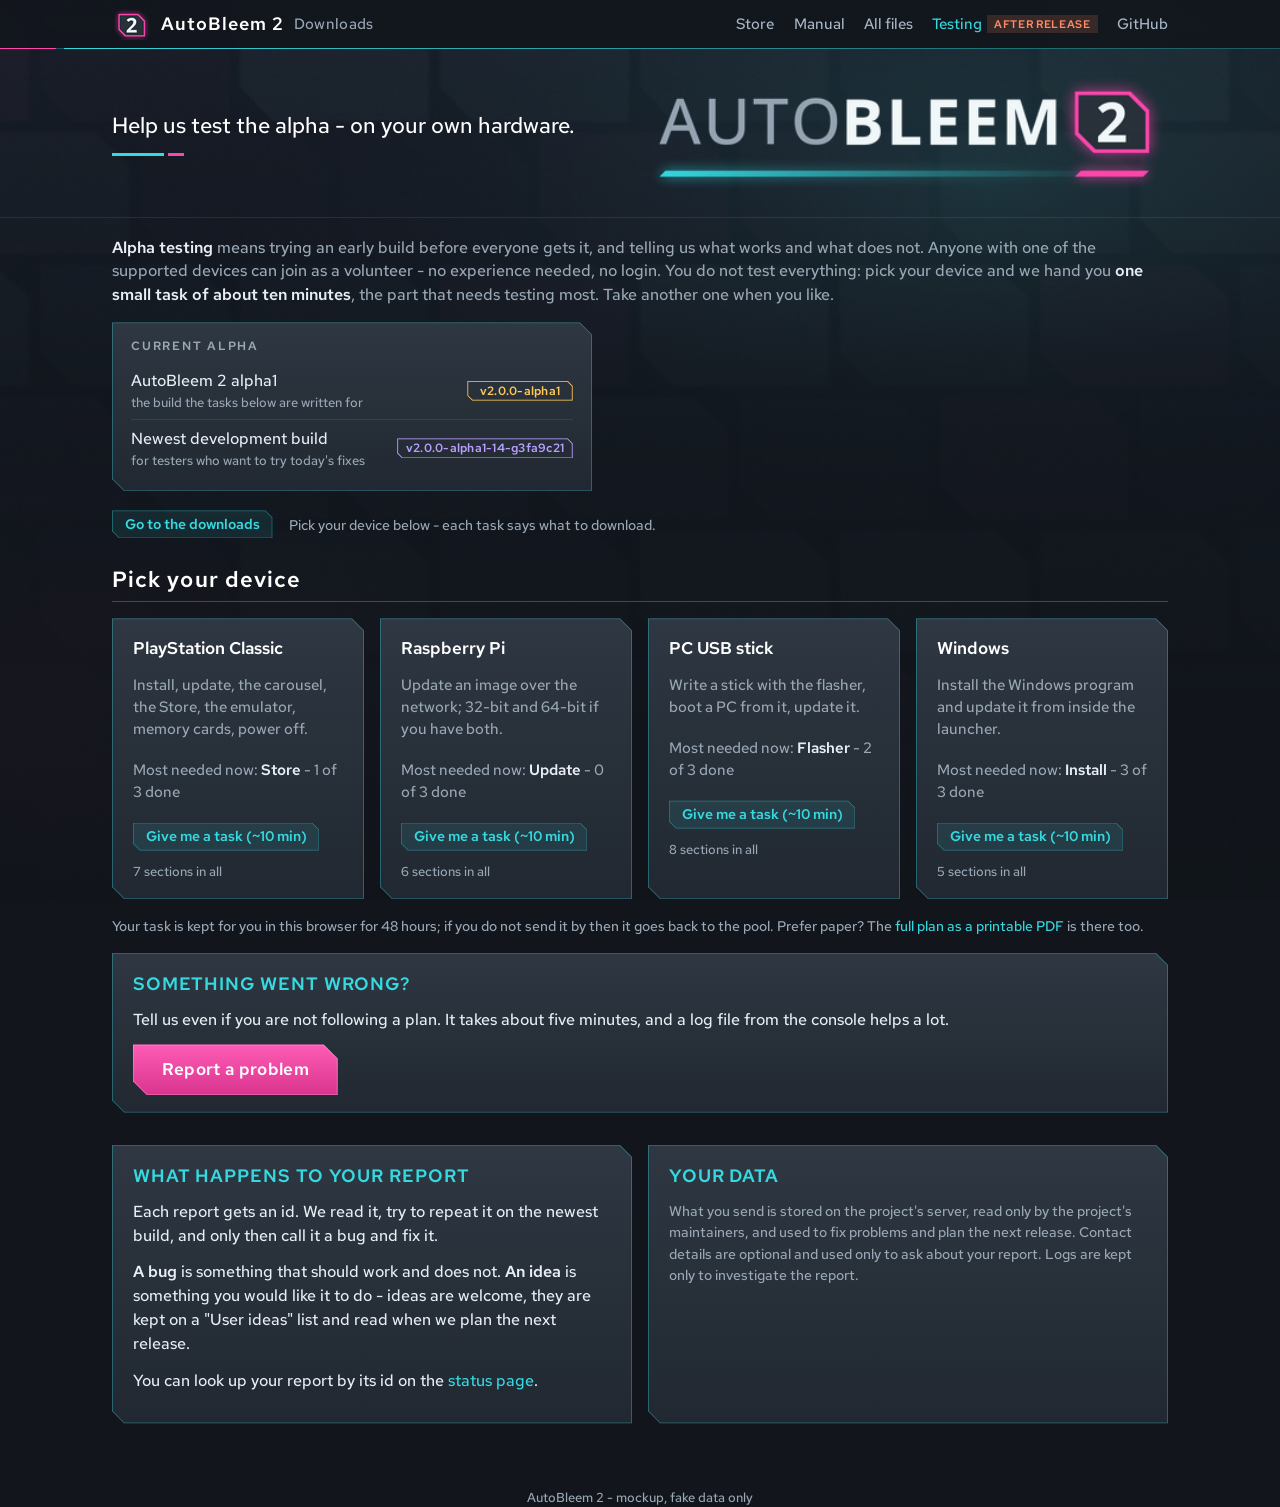
<file: mockups/testing/index.html>
<!DOCTYPE html><html lang="en"><head><meta charset="utf-8">
<meta name="viewport" content="width=device-width, initial-scale=1">
<title>Testing - AutoBleem 2</title>
<link rel="icon" href="assets/icon.png" type="image/png">
<link rel="stylesheet" href="site.css"></head><body>
<header class="top"><div class="bar"><a class="brand" href="index.html"><img src="assets/emblem.png" srcset="assets/emblem@2x.png 2x" alt="">AutoBleem 2 <span>Downloads</span></a><nav>
<a href="#" class="xs">Store</a><a href="#" class="xs">Manual</a><a href="#">All files</a><!-- the Testing link is added only after alpha1 is released --><a href="index.html" class="on">Testing<span class="badge" style="margin-left:.3rem">after release</span></a><a href="#">GitHub</a></nav></div></header>
<div class="hero"><div class="in"><p>Help us test the alpha - on your own hardware.</p><img src="assets/logo.png" srcset="assets/logo@2x.png 2x" alt="AutoBleem 2"></div></div>
<main>

<p class="lede"><b>Alpha testing</b> means trying an early build before everyone gets it, and telling us what works and what does not.
Anyone with one of the supported devices can join as a volunteer - no experience needed, no login. You do not test everything: pick your device and we hand you <b>one small task of about ten minutes</b>, the part that needs testing most. Take another one when you like.</p>

<div class="status" style="margin:1rem 0">
<h2>Current alpha</h2>
<ul><li><span class="k">AutoBleem 2 alpha1<small>the build the tasks below are written for</small></span><span class="chan pre">v2.0.0-alpha1</span></li>
<li><span class="k">Newest development build<small>for testers who want to try today's fixes</small></span><span class="chan dev">v2.0.0-alpha1-14-g3fa9c21</span></li></ul>
</div>
<div class="cta"><a class="dl" href="#">Go to the downloads</a><span class="older">Pick your device below - each task says what to download.</span></div>

<h2 class="plat" style="margin-top:1.6rem">Pick your device</h2>
<div class="grid"><div class="panel"><h3>PlayStation Classic</h3><p>Install, update, the carousel, the Store, the emulator, memory cards, power off.</p><p class="older">Most needed now: <b style="color:var(--ink)">Store</b> - 1 of 3 done</p><a class="dl wide" href="plan-psc.html">Give me a task (~10 min)</a><p class="older" style="margin:.7rem 0 0;font-size:.82rem">7 sections in all</p></div><div class="panel"><h3>Raspberry Pi</h3><p>Update an image over the network; 32-bit and 64-bit if you have both.</p><p class="older">Most needed now: <b style="color:var(--ink)">Update</b> - 0 of 3 done</p><a class="dl wide" href="#">Give me a task (~10 min)</a><p class="older" style="margin:.7rem 0 0;font-size:.82rem">6 sections in all</p></div><div class="panel"><h3>PC USB stick</h3><p>Write a stick with the flasher, boot a PC from it, update it.</p><p class="older">Most needed now: <b style="color:var(--ink)">Flasher</b> - 2 of 3 done</p><a class="dl wide" href="#">Give me a task (~10 min)</a><p class="older" style="margin:.7rem 0 0;font-size:.82rem">8 sections in all</p></div><div class="panel"><h3>Windows</h3><p>Install the Windows program and update it from inside the launcher.</p><p class="older">Most needed now: <b style="color:var(--ink)">Install</b> - 3 of 3 done</p><a class="dl wide" href="#">Give me a task (~10 min)</a><p class="older" style="margin:.7rem 0 0;font-size:.82rem">5 sections in all</p></div></div>
<p class="older">Your task is kept for you in this browser for 48 hours; if you do not send it by then it goes back to the pool. Prefer paper? The <a href="plan-psc-print.html">full plan as a printable PDF</a> is there too.</p>

<div class="panel">
<h2>Something went wrong?</h2>
<p>Tell us even if you are not following a plan. It takes about five minutes, and a log file from the console helps a lot.</p>
<div class="cta" style="margin:.6rem 0 0"><a class="big plain" href="report.html">Report a problem</a></div>
</div>

<div class="two">
<div class="panel"><h2>What happens to your report</h2>
<p>Each report gets an id. We read it, try to repeat it on the newest build, and only then call it a bug and fix it.</p>
<p><b>A bug</b> is something that should work and does not. <b>An idea</b> is something you would like it to do - ideas are welcome, they are kept on a "User ideas" list and read when we plan the next release.</p>
<p>You can look up your report by its id on the <a href="status.html">status page</a>.</p></div>
<div class="panel"><h2>Your data</h2><p class="older">What you send is stored on the project's server, read only by the project's maintainers, and used to fix problems and plan the next release. Contact details are optional and used only to ask about your report. Logs are kept only to investigate the report.</p></div>
</div>
</main>
<footer>AutoBleem 2 - mockup, fake data only</footer></body></html>
</file>
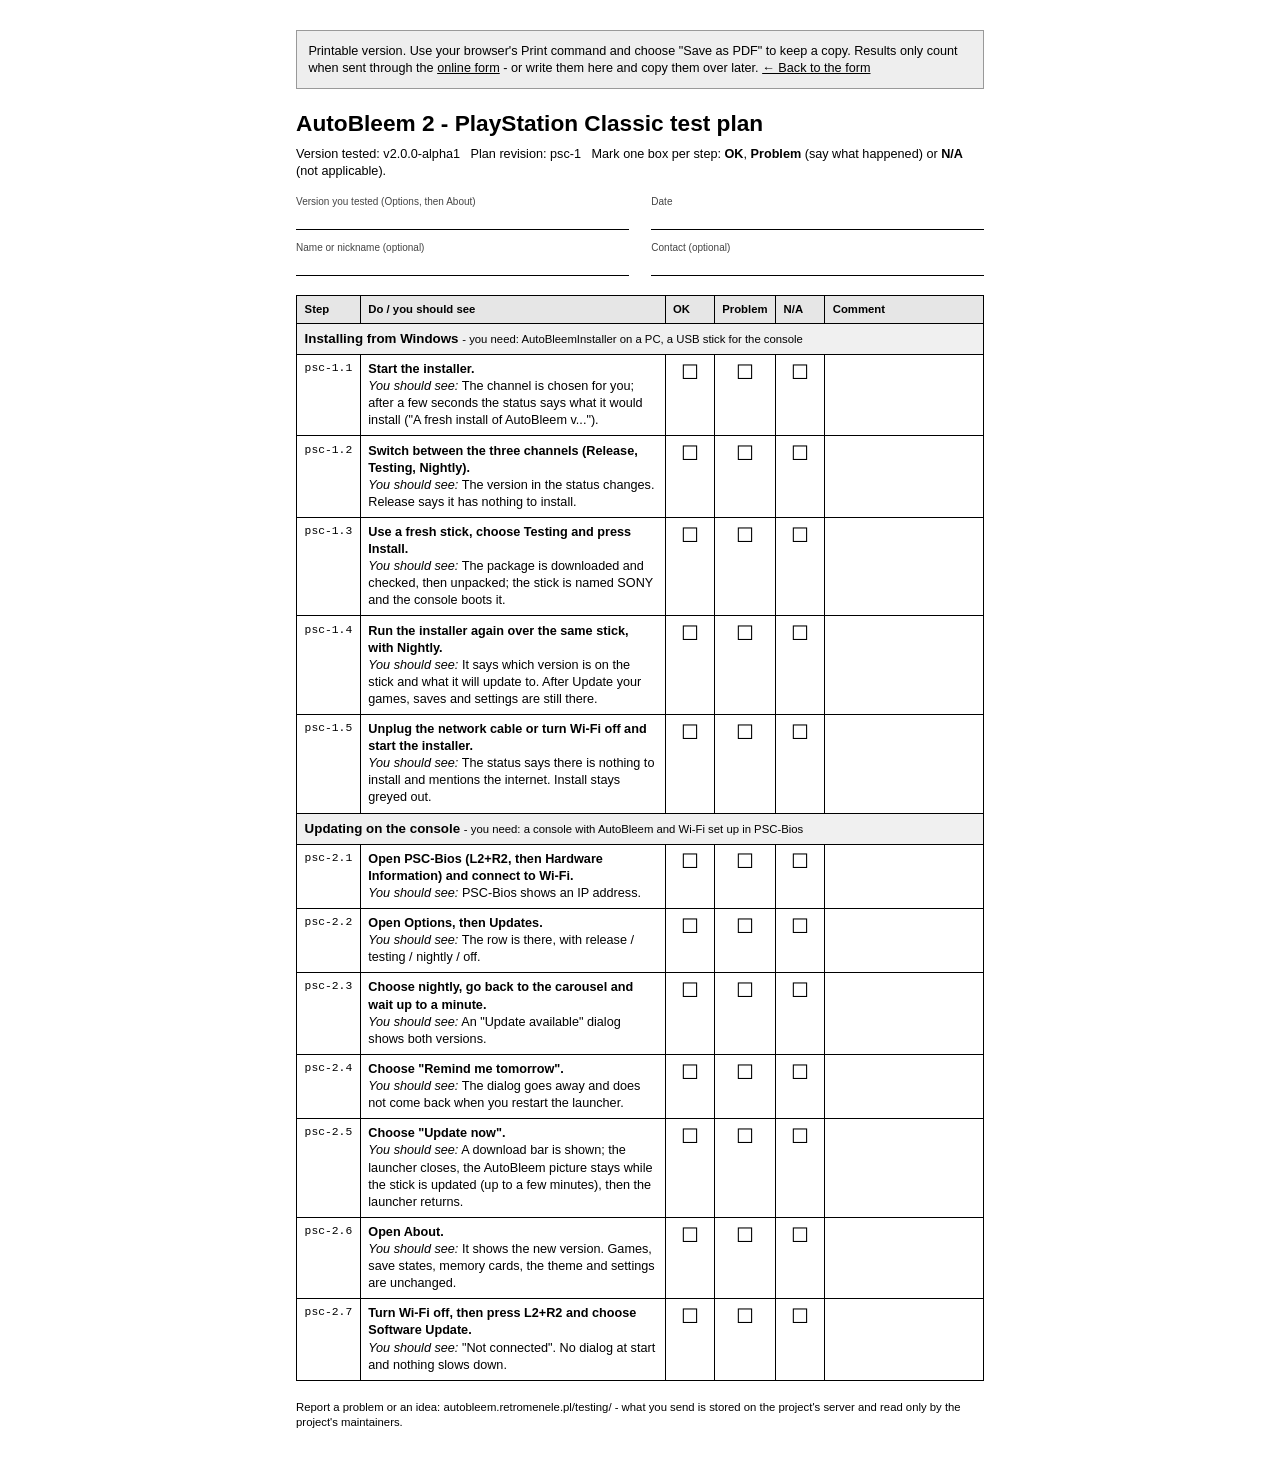
<file: mockups/testing/plan-psc-print.html>
<!DOCTYPE html><html lang="en"><head><meta charset="utf-8">
<meta name="viewport" content="width=device-width, initial-scale=1">
<title>PlayStation Classic test plan - printable</title>
<style>
@page{size:A4;margin:14mm}
*{box-sizing:border-box}
body{margin:0;background:#fff;color:#000;font:10.5pt/1.35 "Segoe UI",Arial,sans-serif}
.sheet{max-width:182mm;margin:0 auto;padding:8mm 0}
h1{font-size:17pt;margin:0 0 2mm}
.sub{margin:0 0 4mm;font-size:9.5pt}
.meta{display:grid;grid-template-columns:1fr 1fr;gap:3mm 6mm;margin:0 0 5mm}
.meta div{border-bottom:1px solid #000;padding-bottom:1mm;font-size:9pt;min-height:8mm}
.meta span{display:block;font-size:7.5pt;color:#444}
table{border-collapse:collapse;width:100%}
th,td{border:1px solid #000;padding:1.6mm 2mm;vertical-align:top;font-size:9.5pt}
th{background:#e6e6e6;font-size:8.5pt;text-align:left}
tr{page-break-inside:avoid}
td.id{font-family:Consolas,monospace;font-size:8.5pt;white-space:nowrap}
td.bx{text-align:center;font-size:15pt;width:13mm;padding:1mm}
td.cm{width:42mm}
tr.sec td{background:#f0f0f0;font-weight:bold;font-size:10pt}tr.sec span{font-weight:normal;font-size:8.5pt}
.note{font-size:8.5pt;margin-top:5mm}
.noprint{background:#eee;border:1px solid #999;padding:3mm;margin-bottom:5mm;font-size:9.5pt}
.noprint a{color:#000}
@media print{.noprint{display:none}.sheet{padding:0}}
</style></head><body><div class="sheet">
<div class="noprint">Printable version. Use your browser's Print command and choose "Save as PDF" to keep a copy. Results only count when sent through the <a href="plan-psc.html">online form</a> - or write them here and copy them over later. <a href="plan-psc.html">&larr; Back to the form</a></div>
<h1>AutoBleem 2 - PlayStation Classic test plan</h1>
<p class="sub">Version tested: v2.0.0-alpha1 &nbsp; Plan revision: psc-1 &nbsp; Mark one box per step: <b>OK</b>, <b>Problem</b> (say what happened) or <b>N/A</b> (not applicable).</p>
<div class="meta"><div><span>Version you tested (Options, then About)</span>&nbsp;</div><div><span>Date</span>&nbsp;</div>
<div><span>Name or nickname (optional)</span>&nbsp;</div><div><span>Contact (optional)</span>&nbsp;</div></div>
<table><thead><tr><th>Step</th><th>Do / you should see</th><th>OK</th><th>Problem</th><th>N/A</th><th>Comment</th></tr></thead><tbody>
<tr class="sec"><td colspan="6">Installing from Windows <span>- you need: AutoBleemInstaller on a PC, a USB stick for the console</span></td></tr>
<tr><td class="id">psc-1.1</td><td><b>Start the installer.</b><br><i>You should see:</i> The channel is chosen for you; after a few seconds the status says what it would install ("A fresh install of AutoBleem v...").</td><td class="bx">&#9744;</td><td class="bx">&#9744;</td><td class="bx">&#9744;</td><td class="cm"></td></tr>
<tr><td class="id">psc-1.2</td><td><b>Switch between the three channels (Release, Testing, Nightly).</b><br><i>You should see:</i> The version in the status changes. Release says it has nothing to install.</td><td class="bx">&#9744;</td><td class="bx">&#9744;</td><td class="bx">&#9744;</td><td class="cm"></td></tr>
<tr><td class="id">psc-1.3</td><td><b>Use a fresh stick, choose Testing and press Install.</b><br><i>You should see:</i> The package is downloaded and checked, then unpacked; the stick is named SONY and the console boots it.</td><td class="bx">&#9744;</td><td class="bx">&#9744;</td><td class="bx">&#9744;</td><td class="cm"></td></tr>
<tr><td class="id">psc-1.4</td><td><b>Run the installer again over the same stick, with Nightly.</b><br><i>You should see:</i> It says which version is on the stick and what it will update to. After Update your games, saves and settings are still there.</td><td class="bx">&#9744;</td><td class="bx">&#9744;</td><td class="bx">&#9744;</td><td class="cm"></td></tr>
<tr><td class="id">psc-1.5</td><td><b>Unplug the network cable or turn Wi-Fi off and start the installer.</b><br><i>You should see:</i> The status says there is nothing to install and mentions the internet. Install stays greyed out.</td><td class="bx">&#9744;</td><td class="bx">&#9744;</td><td class="bx">&#9744;</td><td class="cm"></td></tr>
<tr class="sec"><td colspan="6">Updating on the console <span>- you need: a console with AutoBleem and Wi-Fi set up in PSC-Bios</span></td></tr>
<tr><td class="id">psc-2.1</td><td><b>Open PSC-Bios (L2+R2, then Hardware Information) and connect to Wi-Fi.</b><br><i>You should see:</i> PSC-Bios shows an IP address.</td><td class="bx">&#9744;</td><td class="bx">&#9744;</td><td class="bx">&#9744;</td><td class="cm"></td></tr>
<tr><td class="id">psc-2.2</td><td><b>Open Options, then Updates.</b><br><i>You should see:</i> The row is there, with release / testing / nightly / off.</td><td class="bx">&#9744;</td><td class="bx">&#9744;</td><td class="bx">&#9744;</td><td class="cm"></td></tr>
<tr><td class="id">psc-2.3</td><td><b>Choose nightly, go back to the carousel and wait up to a minute.</b><br><i>You should see:</i> An "Update available" dialog shows both versions.</td><td class="bx">&#9744;</td><td class="bx">&#9744;</td><td class="bx">&#9744;</td><td class="cm"></td></tr>
<tr><td class="id">psc-2.4</td><td><b>Choose "Remind me tomorrow".</b><br><i>You should see:</i> The dialog goes away and does not come back when you restart the launcher.</td><td class="bx">&#9744;</td><td class="bx">&#9744;</td><td class="bx">&#9744;</td><td class="cm"></td></tr>
<tr><td class="id">psc-2.5</td><td><b>Choose "Update now".</b><br><i>You should see:</i> A download bar is shown; the launcher closes, the AutoBleem picture stays while the stick is updated (up to a few minutes), then the launcher returns.</td><td class="bx">&#9744;</td><td class="bx">&#9744;</td><td class="bx">&#9744;</td><td class="cm"></td></tr>
<tr><td class="id">psc-2.6</td><td><b>Open About.</b><br><i>You should see:</i> It shows the new version. Games, save states, memory cards, the theme and settings are unchanged.</td><td class="bx">&#9744;</td><td class="bx">&#9744;</td><td class="bx">&#9744;</td><td class="cm"></td></tr>
<tr><td class="id">psc-2.7</td><td><b>Turn Wi-Fi off, then press L2+R2 and choose Software Update.</b><br><i>You should see:</i> "Not connected". No dialog at start and nothing slows down.</td><td class="bx">&#9744;</td><td class="bx">&#9744;</td><td class="bx">&#9744;</td><td class="cm"></td></tr>
</tbody></table>
<p class="note">Report a problem or an idea: autobleem.retromenele.pl/testing/ - what you send is stored on the project's server and read only by the project's maintainers.</p>
</div></body></html>
</file>
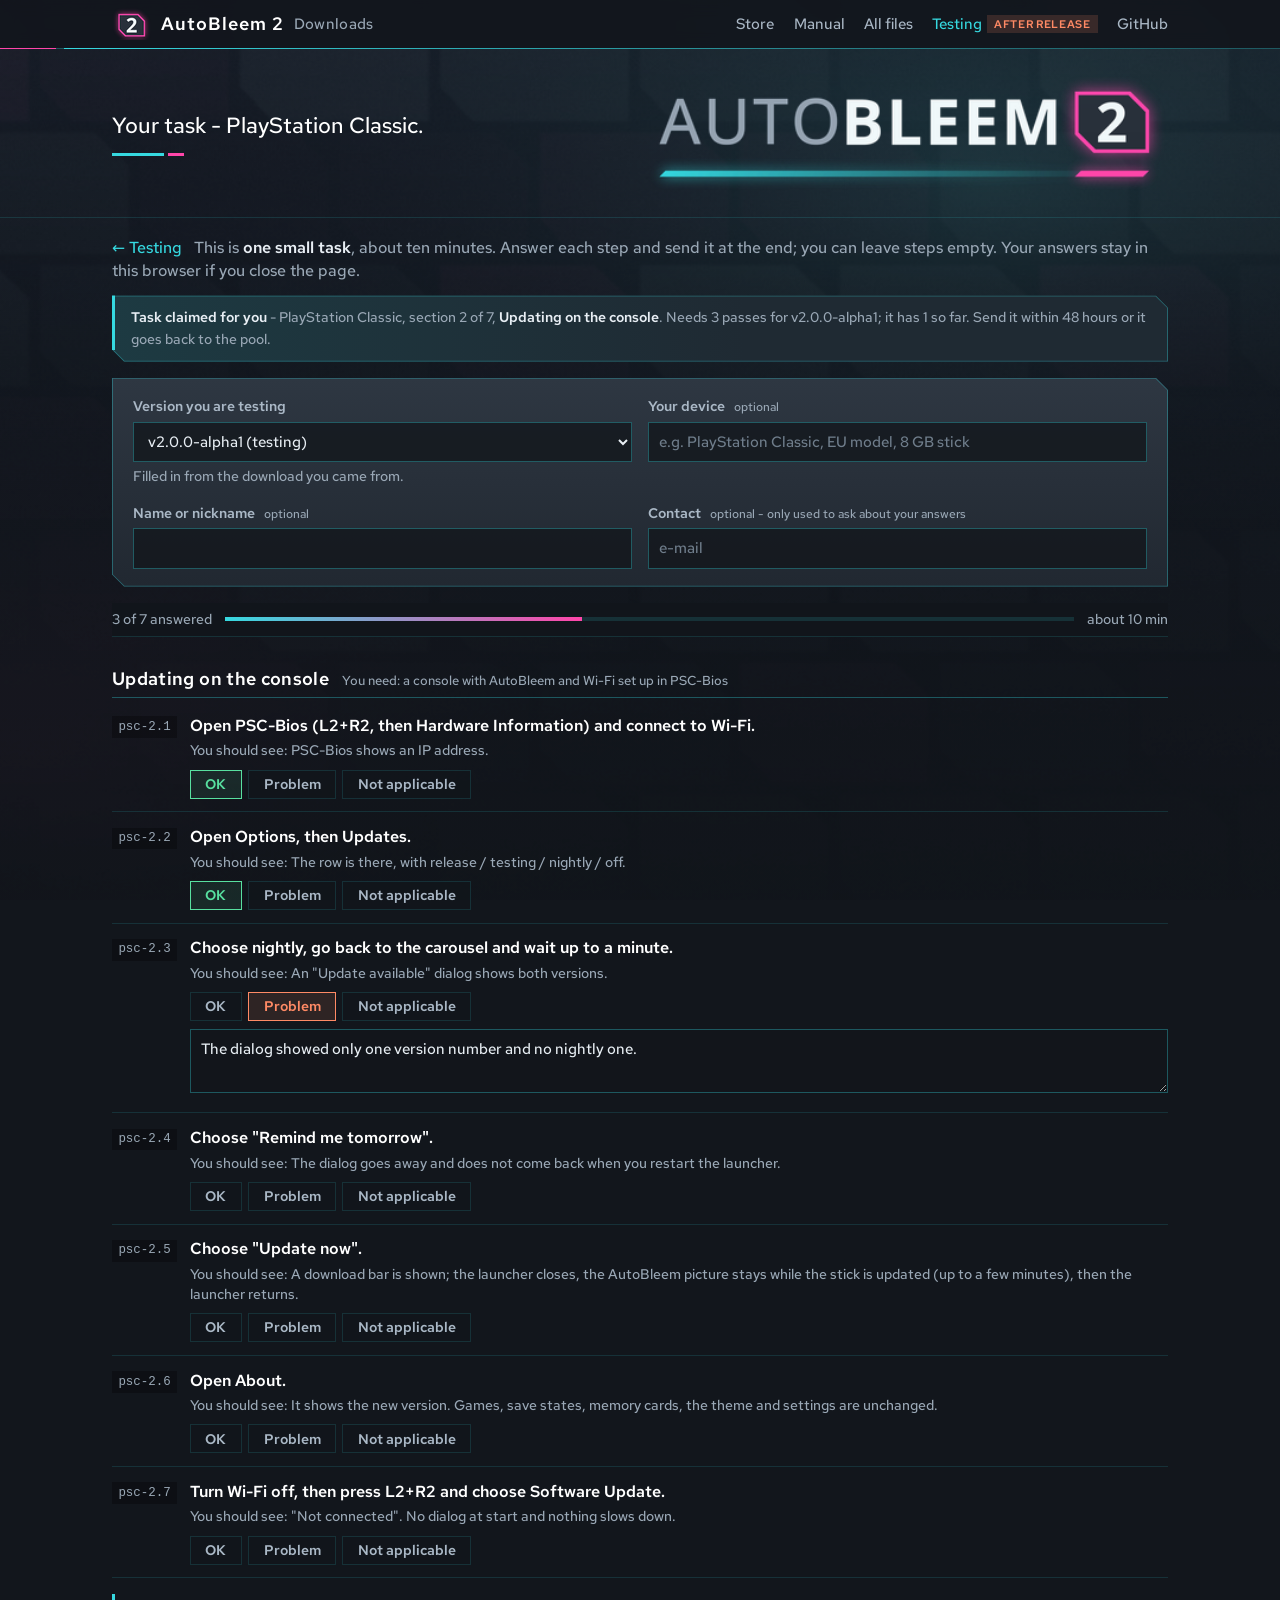
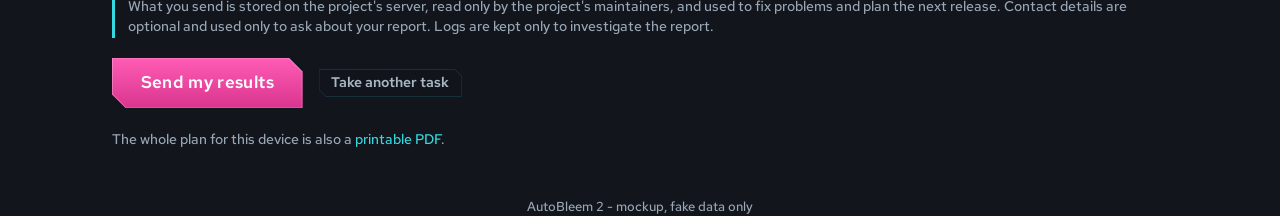
<file: mockups/testing/plan-psc.html>
<!DOCTYPE html><html lang="en"><head><meta charset="utf-8">
<meta name="viewport" content="width=device-width, initial-scale=1">
<title>Your task - PlayStation Classic - AutoBleem 2</title>
<link rel="icon" href="assets/icon.png" type="image/png">
<link rel="stylesheet" href="site.css"></head><body>
<header class="top"><div class="bar"><a class="brand" href="index.html"><img src="assets/emblem.png" srcset="assets/emblem@2x.png 2x" alt="">AutoBleem 2 <span>Downloads</span></a><nav>
<a href="#" class="xs">Store</a><a href="#" class="xs">Manual</a><a href="#">All files</a><!-- the Testing link is added only after alpha1 is released --><a href="index.html" class="on">Testing<span class="badge" style="margin-left:.3rem">after release</span></a><a href="#">GitHub</a></nav></div></header>
<div class="hero"><div class="in"><p>Your task - PlayStation Classic.</p><img src="assets/logo.png" srcset="assets/logo@2x.png 2x" alt="AutoBleem 2"></div></div>
<main>

<p class="lede"><a href="index.html">&larr; Testing</a> &nbsp; This is <b>one small task</b>, about ten minutes. Answer each step and send it at the end; you can leave steps empty. Your answers stay in this browser if you close the page.</p>
<div class="notice"><span class="label"><b>Task claimed for you</b> - PlayStation Classic, section 2 of 7, <b>Updating on the console</b>. Needs 3 passes for v2.0.0-alpha1; it has 1 so far. Send it within 48 hours or it goes back to the pool.</span></div>
<form action="#" method="post">
<div class="panel">
<div class="row2"><div><label class="f" for="ver" style="margin-top:0">Version you are testing</label>
<select id="ver"><option>v2.0.0-alpha1 (testing)</option><option>v2.0.0-alpha1-14-g3fa9c21 (nightly)</option></select>
<p class="hint">Filled in from the download you came from.</p></div>
<div><label class="f" for="dev" style="margin-top:0">Your device <small>optional</small></label>
<input type="text" id="dev" placeholder="e.g. PlayStation Classic, EU model, 8 GB stick"></div></div>
<div class="row2"><div><label class="f" for="nm">Name or nickname <small>optional</small></label><input type="text" id="nm"></div>
<div><label class="f" for="ct">Contact <small>optional - only used to ask about your answers</small></label><input type="email" id="ct" placeholder="e-mail"></div></div>
<div class="hp"><label>Leave this empty <input type="text" name="website" tabindex="-1" autocomplete="off"></label></div>
</div>
<div class="progress"><span>3 of 7 answered</span><span class="bar"><i style="width:42%"></i></span><span>about 10 min</span></div>
<div class="sec"><h2>Updating on the console</h2><small>You need: a console with AutoBleem and Wi-Fi set up in PSC-Bios</small></div>
<div class="step"><div class="top"><span class="sid">psc-2.1</span>
<div class="txt"><b>Open PSC-Bios (L2+R2, then Hardware Information) and connect to Wi-Fi.</b><small>You should see: PSC-Bios shows an IP address.</small>
<div class="choice"><label><input type="radio" name="psc-2.1" value="ok" checked><span class="ok">OK</span></label>
<label><input type="radio" name="psc-2.1" value="problem"><span class="pr">Problem</span></label>
<label><input type="radio" name="psc-2.1" value="na"><span class="na">Not applicable</span></label></div>
<div class="cmt"><textarea name="psc-2.1-comment" placeholder="What happened instead? (a few words are enough)"></textarea></div>
</div></div></div>
<div class="step"><div class="top"><span class="sid">psc-2.2</span>
<div class="txt"><b>Open Options, then Updates.</b><small>You should see: The row is there, with release / testing / nightly / off.</small>
<div class="choice"><label><input type="radio" name="psc-2.2" value="ok" checked><span class="ok">OK</span></label>
<label><input type="radio" name="psc-2.2" value="problem"><span class="pr">Problem</span></label>
<label><input type="radio" name="psc-2.2" value="na"><span class="na">Not applicable</span></label></div>
<div class="cmt"><textarea name="psc-2.2-comment" placeholder="What happened instead? (a few words are enough)"></textarea></div>
</div></div></div>
<div class="step"><div class="top"><span class="sid">psc-2.3</span>
<div class="txt"><b>Choose nightly, go back to the carousel and wait up to a minute.</b><small>You should see: An "Update available" dialog shows both versions.</small>
<div class="choice"><label><input type="radio" name="psc-2.3" value="ok"><span class="ok">OK</span></label>
<label><input type="radio" name="psc-2.3" value="problem" checked><span class="pr">Problem</span></label>
<label><input type="radio" name="psc-2.3" value="na"><span class="na">Not applicable</span></label></div>
<div class="cmt"><textarea name="psc-2.3-comment" placeholder="What happened instead? (a few words are enough)">The dialog showed only one version number and no nightly one.</textarea></div>
</div></div></div>
<div class="step"><div class="top"><span class="sid">psc-2.4</span>
<div class="txt"><b>Choose "Remind me tomorrow".</b><small>You should see: The dialog goes away and does not come back when you restart the launcher.</small>
<div class="choice"><label><input type="radio" name="psc-2.4" value="ok"><span class="ok">OK</span></label>
<label><input type="radio" name="psc-2.4" value="problem"><span class="pr">Problem</span></label>
<label><input type="radio" name="psc-2.4" value="na"><span class="na">Not applicable</span></label></div>
<div class="cmt"><textarea name="psc-2.4-comment" placeholder="What happened instead? (a few words are enough)"></textarea></div>
</div></div></div>
<div class="step"><div class="top"><span class="sid">psc-2.5</span>
<div class="txt"><b>Choose "Update now".</b><small>You should see: A download bar is shown; the launcher closes, the AutoBleem picture stays while the stick is updated (up to a few minutes), then the launcher returns.</small>
<div class="choice"><label><input type="radio" name="psc-2.5" value="ok"><span class="ok">OK</span></label>
<label><input type="radio" name="psc-2.5" value="problem"><span class="pr">Problem</span></label>
<label><input type="radio" name="psc-2.5" value="na"><span class="na">Not applicable</span></label></div>
<div class="cmt"><textarea name="psc-2.5-comment" placeholder="What happened instead? (a few words are enough)"></textarea></div>
</div></div></div>
<div class="step"><div class="top"><span class="sid">psc-2.6</span>
<div class="txt"><b>Open About.</b><small>You should see: It shows the new version. Games, save states, memory cards, the theme and settings are unchanged.</small>
<div class="choice"><label><input type="radio" name="psc-2.6" value="ok"><span class="ok">OK</span></label>
<label><input type="radio" name="psc-2.6" value="problem"><span class="pr">Problem</span></label>
<label><input type="radio" name="psc-2.6" value="na"><span class="na">Not applicable</span></label></div>
<div class="cmt"><textarea name="psc-2.6-comment" placeholder="What happened instead? (a few words are enough)"></textarea></div>
</div></div></div>
<div class="step"><div class="top"><span class="sid">psc-2.7</span>
<div class="txt"><b>Turn Wi-Fi off, then press L2+R2 and choose Software Update.</b><small>You should see: "Not connected". No dialog at start and nothing slows down.</small>
<div class="choice"><label><input type="radio" name="psc-2.7" value="ok"><span class="ok">OK</span></label>
<label><input type="radio" name="psc-2.7" value="problem"><span class="pr">Problem</span></label>
<label><input type="radio" name="psc-2.7" value="na"><span class="na">Not applicable</span></label></div>
<div class="cmt"><textarea name="psc-2.7-comment" placeholder="What happened instead? (a few words are enough)"></textarea></div>
</div></div></div>
<p class="privacy">What you send is stored on the project's server, read only by the project's maintainers, and used to fix problems and plan the next release. Contact details are optional and used only to ask about your report. Logs are kept only to investigate the report.</p>
<div class="sub"><button class="big" type="submit">Send my results</button><a class="dl quiet" href="thanks.html">Take another task</a></div>
<p class="older">The whole plan for this device is also a <a href="plan-psc-print.html">printable PDF</a>.</p>
</form>
</main>
<footer>AutoBleem 2 - mockup, fake data only</footer></body></html>
</file>
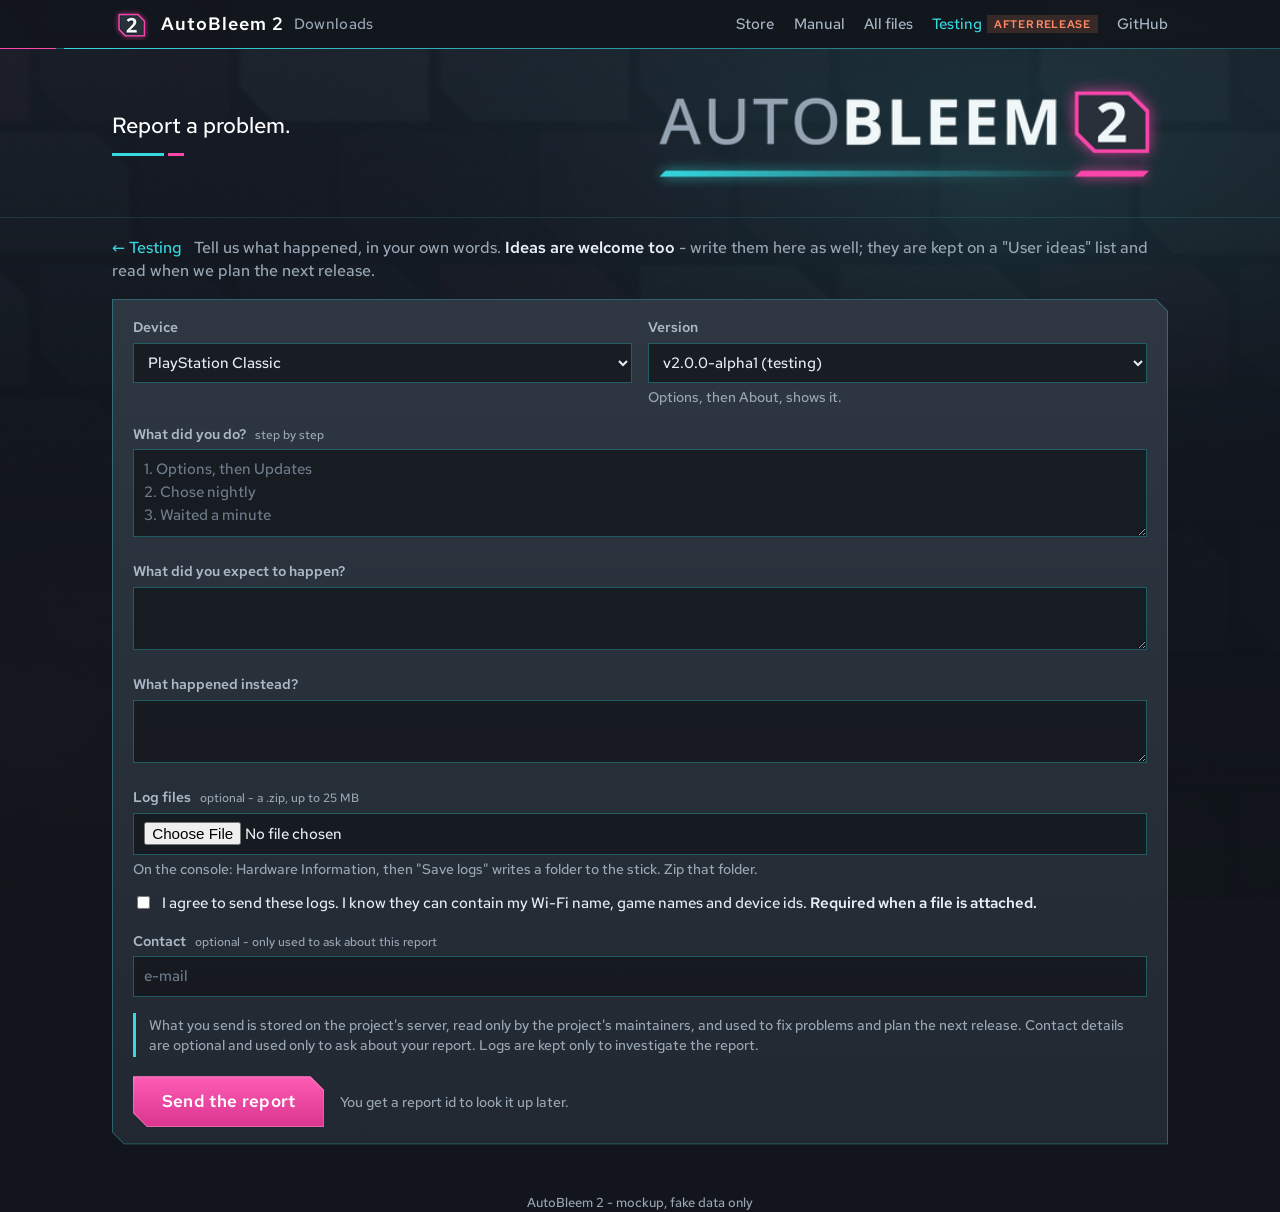
<file: mockups/testing/report.html>
<!DOCTYPE html><html lang="en"><head><meta charset="utf-8">
<meta name="viewport" content="width=device-width, initial-scale=1">
<title>Report a problem - AutoBleem 2</title>
<link rel="icon" href="assets/icon.png" type="image/png">
<link rel="stylesheet" href="site.css"></head><body>
<header class="top"><div class="bar"><a class="brand" href="index.html"><img src="assets/emblem.png" srcset="assets/emblem@2x.png 2x" alt="">AutoBleem 2 <span>Downloads</span></a><nav>
<a href="#" class="xs">Store</a><a href="#" class="xs">Manual</a><a href="#">All files</a><!-- the Testing link is added only after alpha1 is released --><a href="index.html" class="on">Testing<span class="badge" style="margin-left:.3rem">after release</span></a><a href="#">GitHub</a></nav></div></header>
<div class="hero"><div class="in"><p>Report a problem.</p><img src="assets/logo.png" srcset="assets/logo@2x.png 2x" alt="AutoBleem 2"></div></div>
<main>

<p class="lede"><a href="index.html">&larr; Testing</a> &nbsp; Tell us what happened, in your own words. <b>Ideas are welcome too</b> - write them here as well; they are kept on a "User ideas" list and read when we plan the next release.</p>
<form action="#" method="post" enctype="multipart/form-data" class="panel">
<div class="row2"><div><label class="f" for="pl" style="margin-top:0">Device</label>
<select id="pl"><option>PlayStation Classic</option><option>Raspberry Pi</option><option>PC USB stick</option><option>Windows</option></select></div>
<div><label class="f" for="v" style="margin-top:0">Version</label>
<select id="v"><option>v2.0.0-alpha1 (testing)</option><option>v2.0.0-alpha1-14-g3fa9c21 (nightly)</option><option>Other / not sure</option></select>
<p class="hint">Options, then About, shows it.</p></div></div>
<label class="f" for="st">What did you do? <small>step by step</small></label>
<textarea id="st" placeholder="1. Options, then Updates&#10;2. Chose nightly&#10;3. Waited a minute"></textarea>
<label class="f" for="ex">What did you expect to happen?</label><textarea id="ex" style="min-height:3.6rem"></textarea>
<label class="f" for="ac">What happened instead?</label><textarea id="ac" style="min-height:3.6rem"></textarea>
<label class="f" for="lg">Log files <small>optional - a .zip, up to 25 MB</small></label>
<input type="file" id="lg" accept=".zip">
<p class="hint">On the console: Hardware Information, then "Save logs" writes a folder to the stick. Zip that folder.</p>
<label class="check"><input type="checkbox" required><span>I agree to send these logs. I know they can contain my Wi-Fi name, game names and device ids. <b>Required when a file is attached.</b></span></label>
<label class="f" for="ct">Contact <small>optional - only used to ask about this report</small></label>
<input type="email" id="ct" placeholder="e-mail">
<div class="hp"><label>Leave this empty <input type="text" name="website" tabindex="-1" autocomplete="off"></label></div>
<p class="privacy">What you send is stored on the project's server, read only by the project's maintainers, and used to fix problems and plan the next release. Contact details are optional and used only to ask about your report. Logs are kept only to investigate the report.</p>
<div class="sub" style="margin-bottom:0"><button class="big" type="submit">Send the report</button><span class="older">You get a report id to look it up later.</span></div>
</form>
</main>
<footer>AutoBleem 2 - mockup, fake data only</footer></body></html>
</file>
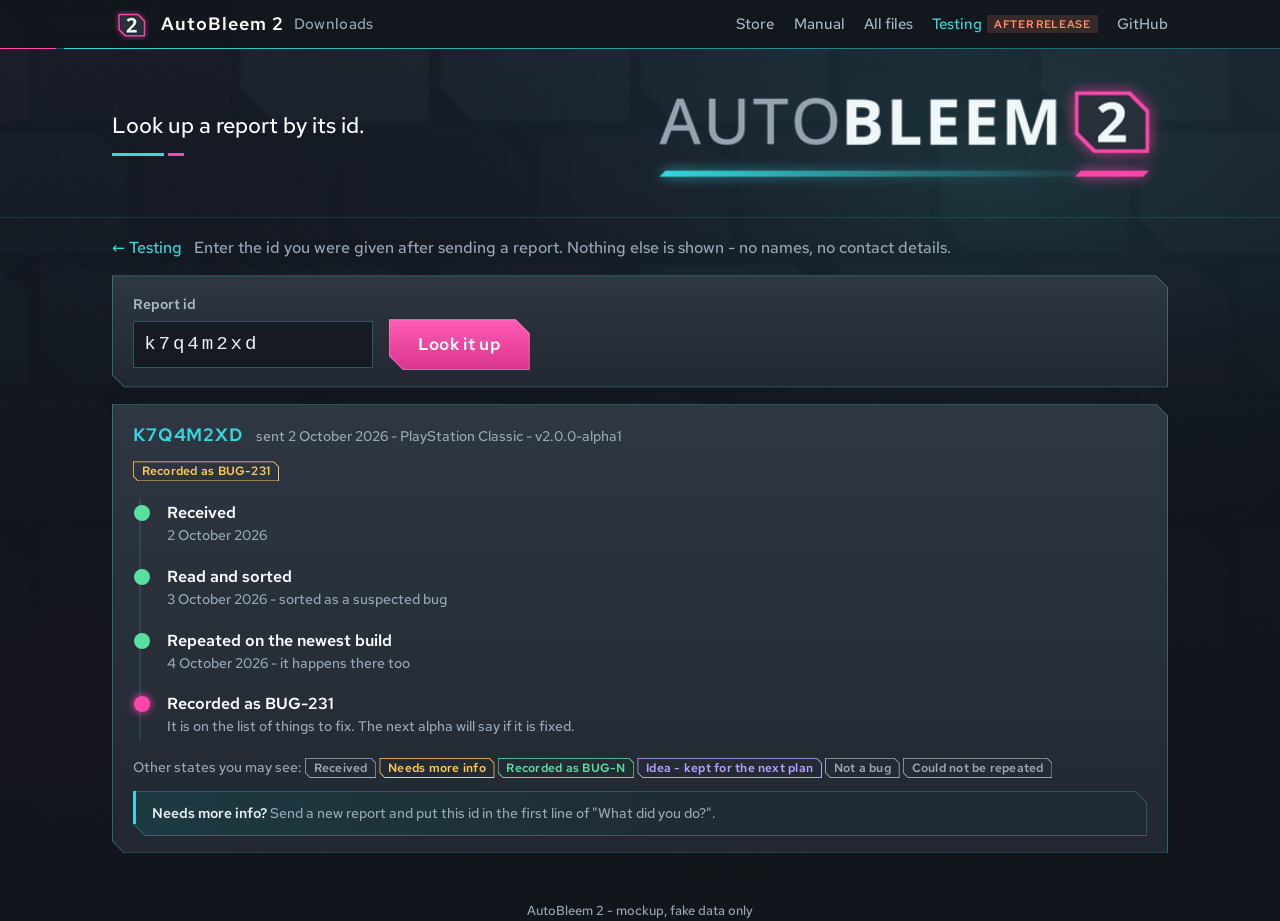
<file: mockups/testing/status.html>
<!DOCTYPE html><html lang="en"><head><meta charset="utf-8">
<meta name="viewport" content="width=device-width, initial-scale=1">
<title>Report status - AutoBleem 2</title>
<link rel="icon" href="assets/icon.png" type="image/png">
<link rel="stylesheet" href="site.css"></head><body>
<header class="top"><div class="bar"><a class="brand" href="index.html"><img src="assets/emblem.png" srcset="assets/emblem@2x.png 2x" alt="">AutoBleem 2 <span>Downloads</span></a><nav>
<a href="#" class="xs">Store</a><a href="#" class="xs">Manual</a><a href="#">All files</a><!-- the Testing link is added only after alpha1 is released --><a href="index.html" class="on">Testing<span class="badge" style="margin-left:.3rem">after release</span></a><a href="#">GitHub</a></nav></div></header>
<div class="hero"><div class="in"><p>Look up a report by its id.</p><img src="assets/logo.png" srcset="assets/logo@2x.png 2x" alt="AutoBleem 2"></div></div>
<main>

<p class="lede"><a href="index.html">&larr; Testing</a> &nbsp; Enter the id you were given after sending a report. Nothing else is shown - no names, no contact details.</p>
<form action="#" method="get" class="panel">
<label class="f" for="rid" style="margin-top:0">Report id</label>
<div class="idrow"><input type="text" id="rid" name="id" value="k7q4m2xd" maxlength="8" autocomplete="off"><button class="big" type="submit">Look it up</button></div>
</form>
<div class="panel">
<h2>k7q4m2xd <small>sent 2 October 2026 - PlayStation Classic - v2.0.0-alpha1</small></h2>
<p class="stat"><span class="chan pre">Recorded as BUG-231</span></p>
<ol class="stages">
<li class="done"><b>Received</b><small>2 October 2026</small></li>
<li class="done"><b>Read and sorted</b><small>3 October 2026 - sorted as a suspected bug</small></li>
<li class="done"><b>Repeated on the newest build</b><small>4 October 2026 - it happens there too</small></li>
<li class="now"><b>Recorded as BUG-231</b><small>It is on the list of things to fix. The next alpha will say if it is fixed.</small></li>
</ol>
<p class="older">Other states you may see: <span class="chan">Received</span> <span class="chan pre">Needs more info</span> <span class="chan rel">Recorded as BUG-N</span> <span class="chan dev">Idea - kept for the next plan</span> <span class="chan">Not a bug</span> <span class="chan">Could not be repeated</span></p>
<div class="notice" style="margin-bottom:0"><span class="label"><b>Needs more info?</b> Send a new report and put this id in the first line of "What did you do?".</span></div>
</div>
</main>
<footer>AutoBleem 2 - mockup, fake data only</footer></body></html>
</file>
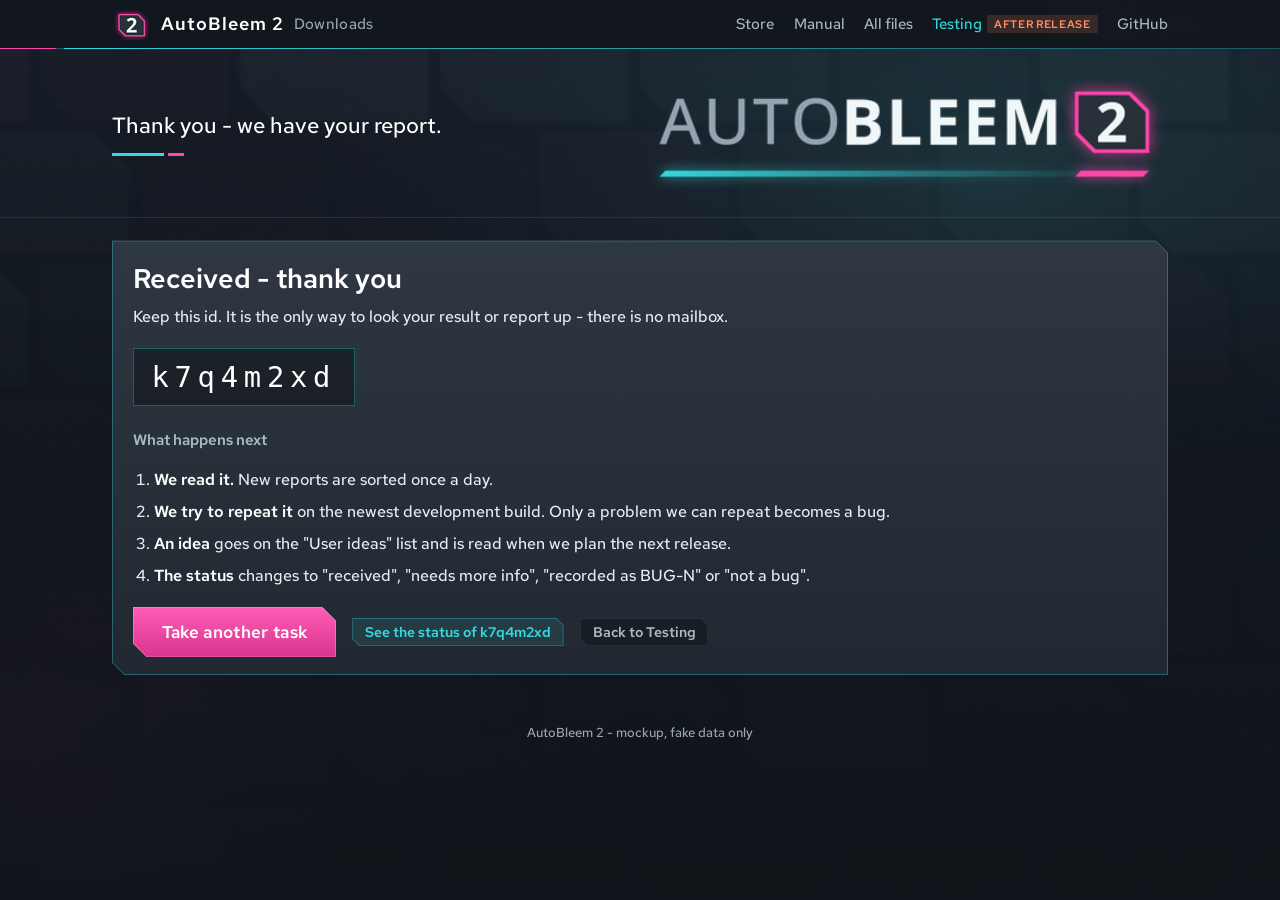
<file: mockups/testing/thanks.html>
<!DOCTYPE html><html lang="en"><head><meta charset="utf-8">
<meta name="viewport" content="width=device-width, initial-scale=1">
<title>Thank you - AutoBleem 2</title>
<link rel="icon" href="assets/icon.png" type="image/png">
<link rel="stylesheet" href="site.css"></head><body>
<header class="top"><div class="bar"><a class="brand" href="index.html"><img src="assets/emblem.png" srcset="assets/emblem@2x.png 2x" alt="">AutoBleem 2 <span>Downloads</span></a><nav>
<a href="#" class="xs">Store</a><a href="#" class="xs">Manual</a><a href="#">All files</a><!-- the Testing link is added only after alpha1 is released --><a href="index.html" class="on">Testing<span class="badge" style="margin-left:.3rem">after release</span></a><a href="#">GitHub</a></nav></div></header>
<div class="hero"><div class="in"><p>Thank you - we have your report.</p><img src="assets/logo.png" srcset="assets/logo@2x.png 2x" alt="AutoBleem 2"></div></div>
<main>

<div class="panel" style="margin-top:1.4rem">
<h1>Received - thank you</h1>
<p>Keep this id. It is the only way to look your result or report up - there is no mailbox.</p>
<div class="idbox">k7q4m2xd</div>
<h3>What happens next</h3>
<ol class="next">
<li><b>We read it.</b> New reports are sorted once a day.</li>
<li><b>We try to repeat it</b> on the newest development build. Only a problem we can repeat becomes a bug.</li>
<li><b>An idea</b> goes on the "User ideas" list and is read when we plan the next release.</li>
<li><b>The status</b> changes to "received", "needs more info", "recorded as BUG-N" or "not a bug".</li>
</ol>
<div class="cta" style="margin-bottom:0"><a class="big plain" href="plan-psc.html">Take another task</a><a class="dl" href="status.html?id=k7q4m2xd">See the status of k7q4m2xd</a><a class="dl quiet" href="index.html">Back to Testing</a></div>
</div>
</main>
<footer>AutoBleem 2 - mockup, fake data only</footer></body></html>
</file>
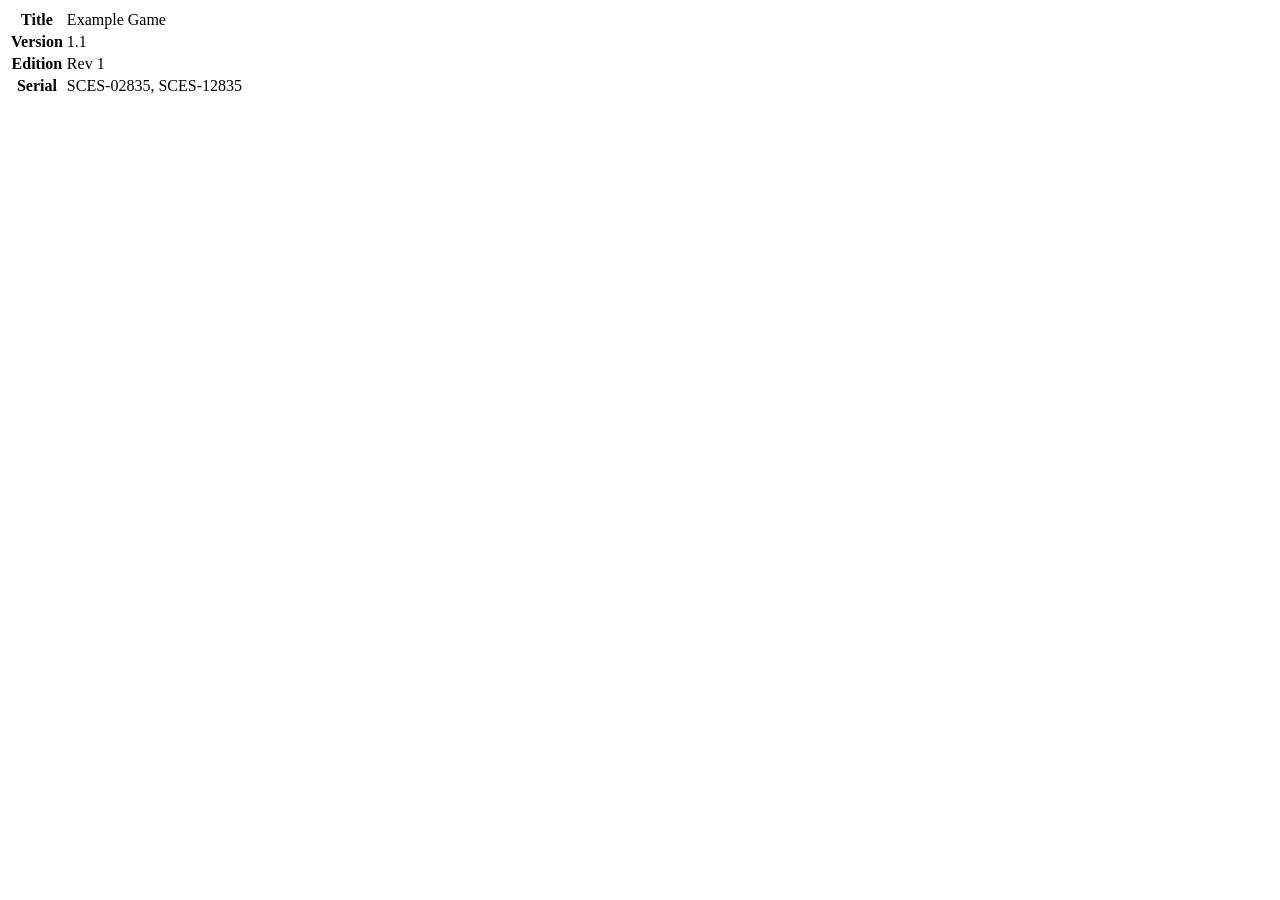
<file: tests/fixtures/sbi_pack/disc_1234.html>
<html><body>
<table class="gameinfo">
<tr><th>Title</th><td>Example Game</td></tr>
<tr><th>Version</th><td>1.1</td></tr>
<tr><th>Edition</th><td>Rev&nbsp;1</td></tr>
<tr><th>Serial</th><td>SCES-02835, SCES-12835</td></tr>
</table>
</body></html>
</file>
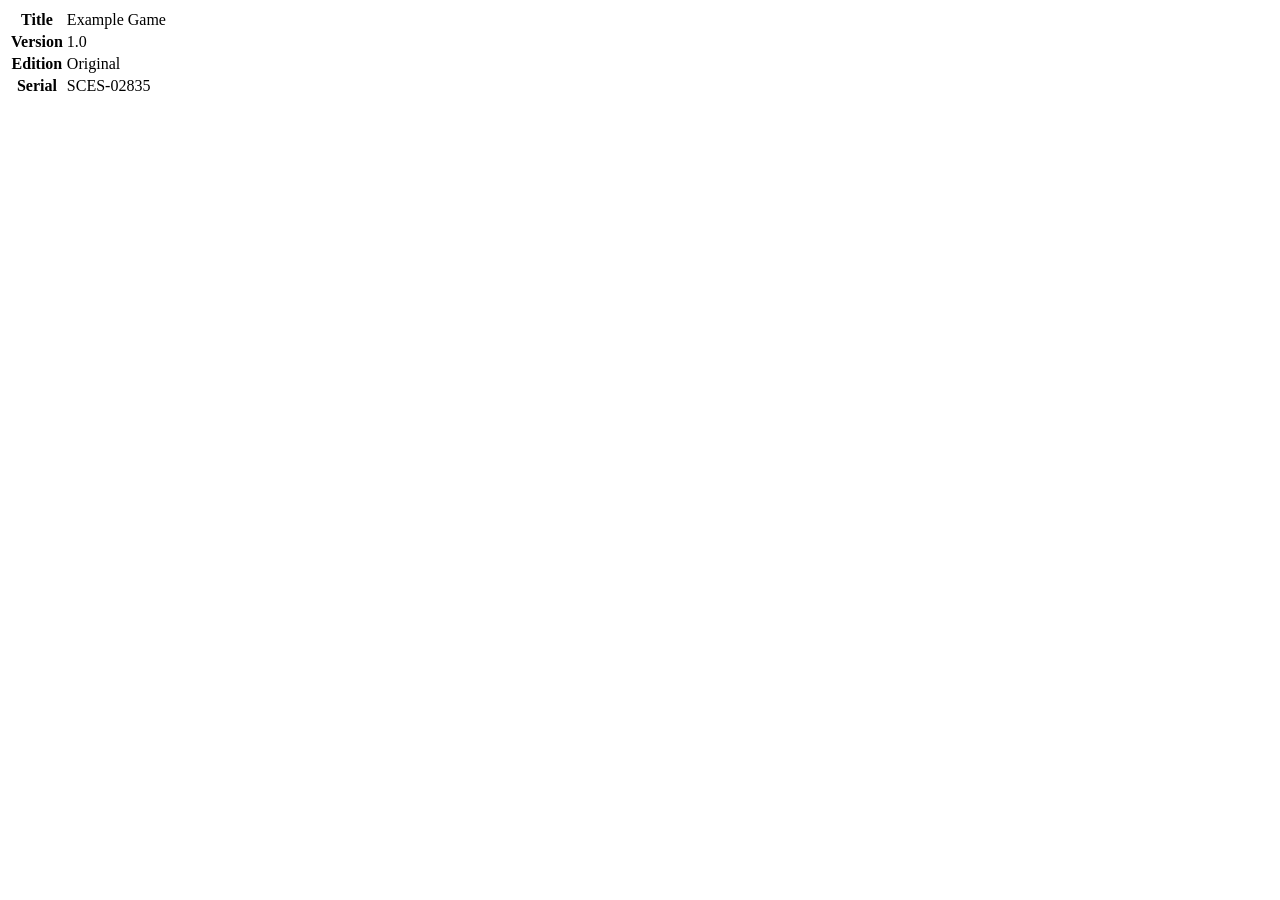
<file: tests/fixtures/sbi_pack/disc_20.html>
<html><body>
<table class="gameinfo">
<tr><th>Title</th><td>Example Game</td></tr>
<tr><th>Version</th><td>1.0</td></tr>
<tr><th>Edition</th><td>Original</td></tr>
<tr><th>Serial</th><td>SCES-02835</td></tr>
</table>
</body></html>
</file>
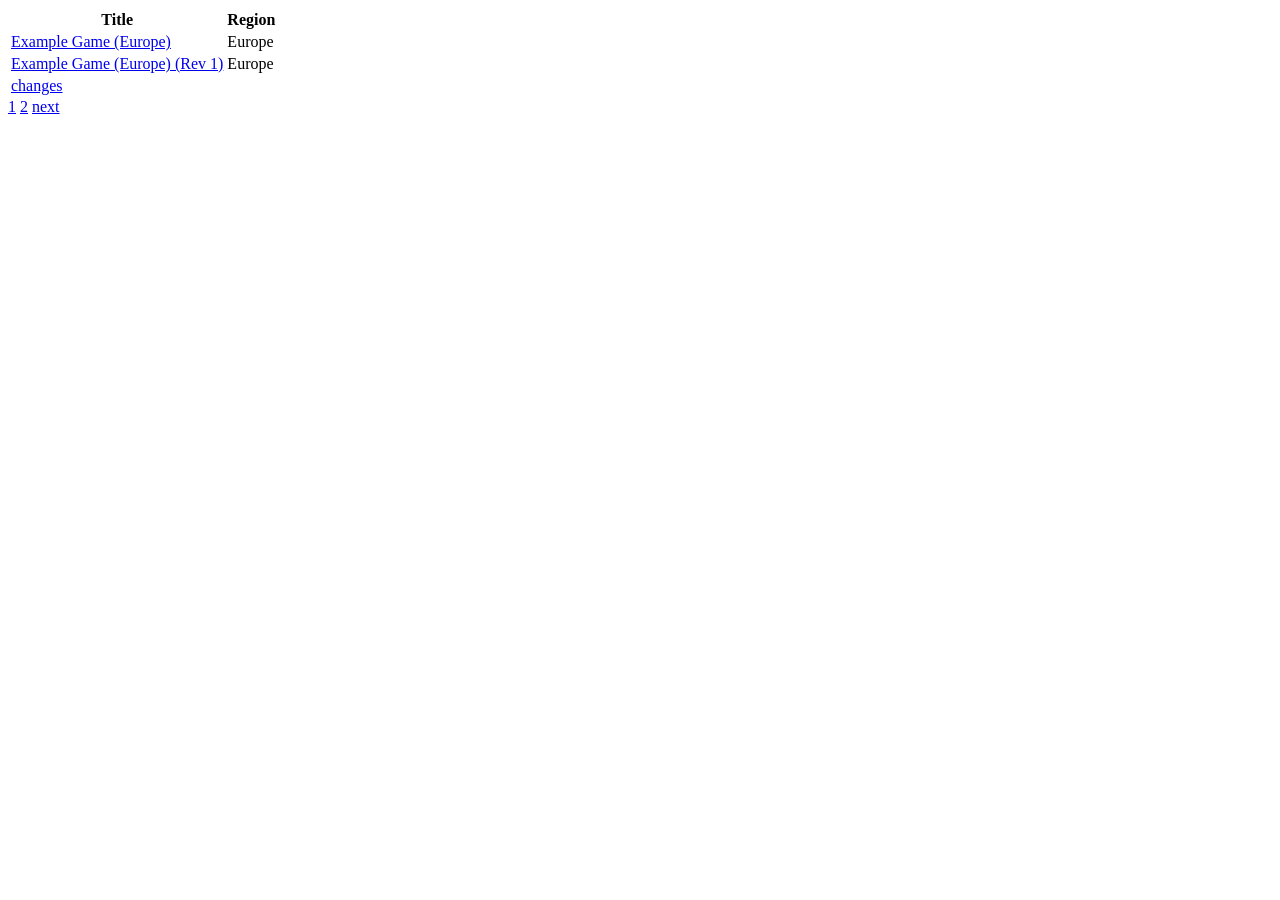
<file: tests/fixtures/sbi_pack/list.html>
<html><body>
<table class="games">
<tr><th>Title</th><th>Region</th></tr>
<tr><td><a href="/disc/1234/">Example Game (Europe)</a></td><td>Europe</td></tr>
<tr><td><a href="/disc/20/">Example Game (Europe) (Rev 1)</a></td><td>Europe</td></tr>
<tr><td><a href="/disc/1234/changes/">changes</a></td><td></td></tr>
</table>
<div class="pages"><a href="/discs/system/psx/libcrypt/2/">1</a> <a href="/discs/system/psx/libcrypt/2/?page=2">2</a>
<a href="/discs/system/psx/libcrypt/2/?page=2">next</a></div>
</body></html>
</file>
<file: mockups/testing/site.css>
/* AutoBleem 2 download site - the ab2.0.0 look (graphite, cyan lines, magenta focus, cut corners, Red Hat Text).
   A drop-in for repo_index.py's PAGE_CSS: every class the generator writes keeps its name; new ones are marked NEW.
   Cut corners: clip-path on the box, the 1 px line drawn by its ::before (the same polygon, 1 px larger) -
   see www/README.md "Cut corners". Corners cut: top-right and bottom-left, like the theme's tiles. */
@font-face{font-family:"Red Hat Text";src:url(assets/RedHatText-Medium.ttf) format('truetype');font-weight:500;font-display:swap}
@font-face{font-family:"Red Hat Text";src:url(assets/RedHatText-SemiBold.ttf) format('truetype');font-weight:600;font-display:swap}
:root{
  --bg:#12161c;--panel:#262e38;--panel-top:#2e3742;--panel-bot:#212831;--panel-glass:rgba(33,40,49,.88);
  --cyan:#36d9e0;--line:rgba(54,217,224,.34);--line-soft:rgba(54,217,224,.14);--magenta:#ff46aa;
  --ink:#e8eef4;--dim:#9aa8b6;--steel:#aab8c6;
  --rel:#58e0a0;--pre:#ffc857;--dev:#b9a0ff;--warn:#ff8a65;
  --cut:12px;--cut-s:7px}
*{box-sizing:border-box}
html{scroll-padding-top:4.2rem}
body{margin:0;font-family:"Red Hat Text","Segoe UI",system-ui,sans-serif;font-weight:500;color:var(--ink);line-height:1.5;
  background:var(--bg) url(assets/background.jpg) center top/cover fixed}
body:before{content:"";position:fixed;inset:0;z-index:-1;pointer-events:none;
  background:linear-gradient(180deg,rgba(18,22,28,.55) 0,rgba(18,22,28,.82) 60%,rgba(18,22,28,.92) 100%)}
a{color:var(--cyan);text-decoration:none}a:hover{color:#fff;text-decoration:underline}

/* the cut-corner box: .cut on any block (panels, notices, buttons) */
.cut,.panel,.notice,details.inputs,.status,a.big,.hero .in:before{
  clip-path:polygon(0 0,calc(100% - var(--cut)) 0,100% var(--cut),100% 100%,var(--cut) 100%,0 calc(100% - var(--cut)))}

/* the top bar */
header.top{position:sticky;top:0;z-index:5;background:rgba(18,22,28,.9);backdrop-filter:blur(8px);
  border-bottom:1px solid var(--line)}
header.top:after{content:"";position:absolute;left:0;right:0;bottom:-1px;height:1px;
  background:linear-gradient(90deg,var(--magenta) 0 56px,transparent 56px 64px,var(--cyan) 64px,rgba(54,217,224,.2) 75%,transparent)}
header.top .bar{max-width:68rem;margin:0 auto;padding:.5rem 1rem;display:flex;align-items:center;gap:1rem}
header.top .brand{display:flex;align-items:center;gap:.6rem;color:#fff;font-size:1.1rem;font-weight:600;letter-spacing:.06em}
header.top .brand img{height:32px;width:auto}
header.top .brand span{color:var(--dim);font-weight:500;font-size:.95rem;letter-spacing:.02em}
header.top .brand:hover{text-decoration:none}
header.top nav{margin-left:auto;display:flex;gap:1.2rem;font-size:.95rem}
header.top nav a{color:var(--steel);white-space:nowrap}
header.top .brand{white-space:nowrap}
header.top nav a:hover,header.top nav a.on{color:var(--cyan);text-decoration:none}

/* the banner: one line left, the C3 logo right */
.hero{border-bottom:1px solid var(--line-soft)}
.hero .in{max-width:68rem;margin:0 auto;padding:0 1rem;height:clamp(96px,14vw,168px);display:flex;align-items:center;gap:1rem}
.hero p{flex:1;margin:0;font-size:clamp(1rem,2vw,1.35rem);color:#fff;max-width:34rem}
.hero p:after{content:"";display:block;width:4.5rem;height:3px;margin-top:.7rem;
  background:linear-gradient(90deg,var(--cyan) 0 72%,transparent 72% 78%,var(--magenta) 78%)}
.hero img{height:72%;width:auto;margin-left:auto;display:block}

main{max-width:68rem;margin:0 auto 3rem;padding:0 1rem}
/* the 1 px frame of a cut box: the box's ::after is a ring - the outer cut polygon with the same polygon one px
   in cut out of it (evenodd), painted --ring. One shape in one coordinate space, so the frame is whole on the
   straight edges and the diagonals at any size (a box-shadow or a second layer 1 px in snapped to other pixels
   than the clip and lost an edge). --cut is the box's own cut; every ring box sets --ring and --cut. */
.panel,.notice,details.inputs,.status,.chan,td.file a,a.dl,button.copy,nav.subtabs a,a.big{position:relative}
.panel:after,.notice:after,details.inputs:after,.status:after,.chan:after,td.file a:after,a.dl:after,button.copy:after,
nav.subtabs a:after,a.big:after{content:"";position:absolute;inset:0;pointer-events:none;background:var(--ring);
  clip-path:polygon(evenodd,0 0,calc(100% - var(--cut)) 0,100% var(--cut),100% 100%,var(--cut) 100%,0 calc(100% - var(--cut)),0 0,
    1px 1px,calc(100% - 1px - var(--cut) + .59px) 1px,calc(100% - 1px) calc(1px + var(--cut) - .59px),calc(100% - 1px) calc(100% - 1px),
    calc(1px + var(--cut) - .59px) calc(100% - 1px),1px calc(100% - 1px - var(--cut) + .59px),1px 1px)}
.panel,.notice,details.inputs,.status{isolation:isolate;--ring:var(--line);
  background:var(--fill,linear-gradient(180deg,var(--panel-top),var(--panel-bot)))}
.panel{padding:1.1rem 1.3rem;margin:1rem 0}
.lede{color:var(--dim);margin:1.1rem 0 .4rem;font-size:.98rem}
.lede b{color:var(--ink);font-weight:600}
h1{font-weight:600;font-size:1.7rem;margin:0 0 .4rem;color:#fff}
h2{font-weight:600;font-size:1.15rem;letter-spacing:.05em;margin:0 0 .6rem;color:var(--cyan);text-transform:uppercase}
h2 small,h1 small{font-size:.75em;color:var(--dim);letter-spacing:0;margin-left:.5rem;text-transform:none;font-weight:500}
h3{font-weight:600;font-size:.95rem;margin:1rem 0 .4rem;color:var(--steel)}
h3 small{font-weight:500}
p{margin:.4rem 0 .8rem}
ul,ol{padding-left:1.3rem}li{margin:.3rem 0}
ul.what{margin:.3rem 0 .9rem}ul.what b{color:var(--ink);font-weight:600}
code{font-family:ui-monospace,Consolas,monospace;font-size:.88em;color:#fff;background:rgba(0,0,0,.28);
  padding:.05em .35em;border-radius:2px}

/* the one table style */
table{border-collapse:collapse;width:100%;margin:.4rem 0 .2rem}
td,th{text-align:left;padding:.5rem .55rem;border-bottom:1px solid var(--line-soft);vertical-align:middle}
th{font-weight:600;color:var(--dim);font-size:.72rem;letter-spacing:.1em;text-transform:uppercase;padding-top:.2rem}
tr:last-child td{border-bottom:0}
tbody tr:hover td{background:rgba(54,217,224,.05)}
td.what small{display:block;color:var(--dim);font-size:.83rem;line-height:1.35;margin-top:.1rem}
td.what img.icon{float:left;width:44px;height:44px;object-fit:contain;margin:.1rem .75rem .1rem 0;
  clip-path:polygon(0 0,calc(100% - var(--cut-s)) 0,100% var(--cut-s),100% 100%,var(--cut-s) 100%,0 calc(100% - var(--cut-s)))}
td.file{white-space:nowrap}
td.file a,a.dl{display:inline-block;padding:.22rem .8rem;font-size:.88rem;font-weight:600;color:var(--cyan);
  background:rgba(54,217,224,.1);--ring:var(--line);--cut:var(--cut-s);
  clip-path:polygon(0 0,calc(100% - var(--cut)) 0,100% var(--cut),100% 100%,var(--cut) 100%,0 calc(100% - var(--cut)))}
td.file a:hover,a.dl:hover{background:rgba(255,70,170,.16);--ring:var(--magenta);color:#fff;text-decoration:none}
td.file a:before{content:"\2193  "}
td.size{white-space:nowrap;color:var(--dim);text-align:right}
th.size{text-align:right}
td.when{white-space:nowrap;color:var(--dim);font-size:.85em}
.chan{display:inline-block;white-space:nowrap;font-size:.76rem;font-weight:600;padding:.06rem .55rem;letter-spacing:.02em;
  color:var(--dim);--ring:currentColor;--cut:5px;
  clip-path:polygon(0 0,calc(100% - var(--cut)) 0,100% var(--cut),100% 100%,var(--cut) 100%,0 calc(100% - var(--cut)))}
.chan.rel{color:var(--rel)}.chan.pre{color:var(--pre)}.chan.dev{color:var(--dev)}
.badge{display:inline-block;font-size:.7rem;font-weight:600;letter-spacing:.06em;text-transform:uppercase;padding:.02rem .45rem;
  background:rgba(255,138,101,.16);color:var(--warn);margin-left:.4rem;vertical-align:1px}
.warn{color:var(--warn)}
.older{color:var(--dim);font-size:.9rem}

/* Build inputs, folded */
details.inputs{margin:1rem 0;--ring:var(--line-soft);--fill:rgba(18,22,28,.72)}
details.inputs>summary{cursor:pointer;padding:.75rem 1.3rem;color:var(--dim);list-style:none;display:flex;gap:.6rem;align-items:baseline}
details.inputs>summary::-webkit-details-marker{display:none}
details.inputs>summary:before{content:"\25B8";color:var(--cyan);transition:transform .15s}
details.inputs[open]>summary:before{transform:rotate(90deg)}
details.inputs>summary b{color:var(--ink);font-weight:600}
details.inputs>div{padding:0 1.3rem 1rem}

/* tabs: the selected one magenta, like the launcher's focus */
h2.plat{margin:2rem 0 .2rem;padding-bottom:.3rem;border-bottom:1px solid var(--line);color:#fff;font-size:1.35rem;text-transform:none}
nav.tabs{display:flex;flex-wrap:wrap;gap:.3rem;margin:1.2rem 0 0;border-bottom:1px solid var(--line)}
nav.tabs a{position:relative;padding:.55rem 1.1rem;color:var(--steel);font-size:.98rem;font-weight:600;margin-bottom:-1px;
  clip-path:polygon(0 0,calc(100% - 10px) 0,100% 10px,100% 100%,0 100%)}
nav.tabs a:hover{color:#fff;text-decoration:none;background:rgba(54,217,224,.07)}
nav.tabs a.active{background:linear-gradient(180deg,var(--panel-top),var(--panel-bot));color:#fff;
  box-shadow:inset 0 3px 0 var(--magenta)}
body.js section.tab{display:none}
body.js section.tab.active{display:block}
body.js section.tab h2.plat{display:none}
nav.subtabs{display:flex;flex-wrap:wrap;gap:.4rem;margin:1rem 0 .4rem}
nav.subtabs a{padding:.28rem .95rem;color:var(--steel);font-size:.9rem;font-weight:600;background:rgba(18,22,28,.6);
  --ring:var(--line-soft);--cut:var(--cut-s);
  clip-path:polygon(0 0,calc(100% - var(--cut)) 0,100% var(--cut),100% 100%,var(--cut) 100%,0 calc(100% - var(--cut)))}
nav.subtabs a:hover{color:#fff;text-decoration:none}
nav.subtabs a.active{color:#fff;background:rgba(255,70,170,.14);--ring:var(--magenta)}
h3.subtab{font-size:1.15rem;color:#fff;margin:1.4rem 0 .2rem}
body.js section.subtab{display:none}
body.js section.subtab.active{display:block}
body.js section.subtab h3.subtab{display:none}

/* something to copy into another program */
.notice{display:flex;align-items:center;flex-wrap:wrap;gap:.5rem .8rem;margin:.8rem 0 1rem;padding:.75rem 1rem .75rem 1.2rem;
  --fill:linear-gradient(90deg,#1d3a42,#1f2a33 60%);
  background:linear-gradient(var(--cyan),var(--cyan)) 0 0/3px calc(100% - var(--cut)) no-repeat,var(--fill)}
.notice .label{flex-basis:100%;color:var(--dim);font-size:.88rem}
.notice .label b{color:var(--ink);font-weight:600}
.notice .nrow{display:flex;align-items:center;gap:.8rem;width:100%}
.notice .nrow .chan{min-width:5.2rem;text-align:center}
.notice code{flex:1;min-width:0;overflow-wrap:anywhere;font-size:.9rem;padding:.35rem .6rem}
button.copy{font:inherit;font-size:.86rem;font-weight:600;color:var(--cyan);background:rgba(54,217,224,.1);border:0;
  --ring:var(--line);--cut:var(--cut-s);padding:.3rem .95rem;cursor:pointer;
  clip-path:polygon(0 0,calc(100% - var(--cut)) 0,100% var(--cut),100% 100%,var(--cut) 100%,0 calc(100% - var(--cut)))}
button.copy:hover{background:rgba(255,70,170,.16);--ring:var(--magenta);color:#fff}
button.copy.done{color:var(--rel);--ring:var(--rel)}
footer{color:var(--dim);font-size:.8rem;text-align:center;margin-top:2rem;padding:0 1rem}

/* NEW - the splash page (/) */
body.splash{display:flex;flex-direction:column;min-height:100vh}
body.splash main{flex:1;max-width:46rem;text-align:center;padding-top:clamp(1.5rem,6vh,4.5rem)}
.splash .logo{width:min(440px,86vw);height:auto;display:block;margin:0 auto .4rem}
.splash h1{font-size:clamp(1.7rem,4.6vw,2.6rem);margin:.6rem 0 .3rem;letter-spacing:.01em}
.splash .sub{color:var(--steel);font-size:clamp(1rem,2.2vw,1.15rem);margin:0 auto 1.6rem;max-width:34rem}
.status{text-align:left;max-width:30rem;margin:0 auto 1.8rem;padding:.9rem 1.2rem}
.status h2{font-size:.78rem;letter-spacing:.14em;margin:0 0 .45rem;color:var(--dim)}
.status ul{list-style:none;margin:0;padding:0}
.status li{display:flex;align-items:center;gap:.7rem;margin:0;padding:.42rem 0;border-top:1px solid var(--line-soft)}
.status li:first-child{border-top:0}
.status li .k{flex:1;color:var(--ink)}
.status li .k small{display:block;color:var(--dim);font-size:.8rem}
.status li .chan{min-width:6.6rem;text-align:center}
.status li .dot{width:8px;height:8px;border-radius:50%;background:var(--rel);box-shadow:0 0 8px var(--rel);flex:none}
.status li .dot.next{background:transparent;box-shadow:inset 0 0 0 2px var(--pre)}
a.big{display:inline-flex;align-items:center;gap:.7rem;padding:.95rem 2.1rem;font-size:1.15rem;font-weight:600;color:#fff;
  letter-spacing:.02em;background:linear-gradient(180deg,#ff5cb6,#d9358f);--ring:rgba(255,255,255,.25);
  --cut:14px}
a.big:hover{background:linear-gradient(180deg,#ff73c1,#e8409c);text-decoration:none}
a.big:before{content:"\2193";font-size:1.25rem}
.splash .thanks{color:var(--steel);margin:1.8rem auto .9rem;max-width:32rem;font-size:.95rem}
.splash .thanks b{color:#fff;font-weight:600}
a.support{position:relative;display:inline-block;width:252px;height:48px;line-height:0}
a.support img{width:252px;height:48px}
a.support:after{content:"";position:absolute;left:-10px;top:-10px;width:272px;height:68px;opacity:0;pointer-events:none;
  background:url(assets/button-support-hover.png) 0 0/272px 68px no-repeat;
  background-image:-webkit-image-set(url(assets/button-support-hover.png) 1x,url(assets/button-support-hover@2x.png) 2x);
  background-image:image-set(url(assets/button-support-hover.png) 1x,url(assets/button-support-hover@2x.png) 2x)}
a.support:hover:after{opacity:1}
a.support:hover img{opacity:0}
.splash .more{margin-top:1.4rem;font-size:.9rem;color:var(--dim)}
.splash .more a{margin:0 .5rem}

@media (max-width:640px){
  td.when,th.when,td.size,th.size{display:none}
  .chan{white-space:normal;word-break:break-all}
  td.file a{padding:.2rem .55rem}
  .panel,details.inputs>div{padding-left:.8rem;padding-right:.8rem}
  nav.tabs a{padding:.45rem .7rem;font-size:.9rem}
  td,th{padding:.45rem .35rem}
  header.top nav{gap:.7rem;font-size:.85rem}
  header.top .brand span{display:none}
  .hero img{display:none}
  a.big{padding:.85rem 1.4rem;font-size:1.05rem}
  .status{padding:.8rem .9rem}
  .status li .chan{min-width:0}
}
@media (max-width:480px){
  header.top .bar{gap:.6rem}
  header.top .brand{font-size:0;gap:0}  /* the emblem alone; the logo is on the page */
  header.top nav{gap:.85rem;font-size:.84rem}
}

/* NEW - the Testing pages: forms, step rows, platform cards. Same tokens and cut corners as the approved look. */
header.top nav a.on{color:var(--cyan)}
.grid{display:grid;grid-template-columns:repeat(auto-fit,minmax(15rem,1fr));gap:1rem;margin:1rem 0}
.grid .panel{margin:0;display:flex;flex-direction:column}
.grid .panel p{color:var(--dim);font-size:.92rem;flex:1}
.grid .panel h3{margin-top:0;color:#fff;font-size:1.05rem}
.two{display:grid;grid-template-columns:1fr 1fr;gap:1rem}
.two .panel{margin:1rem 0}
.cta{display:flex;flex-wrap:wrap;gap:1rem;align-items:center;margin:1.2rem 0}
button.big,a.big.plain{display:inline-flex;align-items:center;gap:.7rem;padding:.8rem 1.8rem;font:inherit;font-size:1.05rem;
  font-weight:600;color:#fff;letter-spacing:.02em;border:0;cursor:pointer;position:relative;
  background:linear-gradient(180deg,#ff5cb6,#d9358f);--ring:rgba(255,255,255,.25);--cut:14px;
  clip-path:polygon(0 0,calc(100% - var(--cut)) 0,100% var(--cut),100% 100%,var(--cut) 100%,0 calc(100% - var(--cut)))}
button.big:after{content:"";position:absolute;inset:0;pointer-events:none;background:var(--ring);
  clip-path:polygon(evenodd,0 0,calc(100% - var(--cut)) 0,100% var(--cut),100% 100%,var(--cut) 100%,0 calc(100% - var(--cut)),0 0,
    1px 1px,calc(100% - 1px - var(--cut) + .59px) 1px,calc(100% - 1px) calc(1px + var(--cut) - .59px),calc(100% - 1px) calc(100% - 1px),
    calc(1px + var(--cut) - .59px) calc(100% - 1px),1px calc(100% - 1px - var(--cut) + .59px),1px 1px)}
button.big:hover,a.big.plain:hover{background:linear-gradient(180deg,#ff73c1,#e8409c);text-decoration:none}
a.big.plain:before{content:none}
a.dl.wide{margin-top:.4rem;align-self:flex-start}
a.dl.quiet{--ring:var(--line-soft);color:var(--steel);background:rgba(18,22,28,.6)}
label.f{display:block;margin:1rem 0 .3rem;font-weight:600;color:var(--steel);font-size:.9rem}
label.f small{font-weight:500;color:var(--dim);margin-left:.4rem}
input[type=text],input[type=email],select,textarea,input[type=file]{width:100%;font:inherit;font-size:.95rem;color:var(--ink);
  background:rgba(18,22,28,.78);border:1px solid var(--line);border-radius:0;padding:.5rem .65rem}
textarea{min-height:5.5rem;resize:vertical}
input:focus,select:focus,textarea:focus{outline:0;border-color:var(--magenta)}
input::placeholder,textarea::placeholder{color:#6f7d8b}
.hint{color:var(--dim);font-size:.85rem;margin:.25rem 0 0}
.row2{display:grid;grid-template-columns:minmax(0,1fr) minmax(0,1fr);gap:1rem}
.hp{position:absolute;left:-9999px;height:0;overflow:hidden}
.check{display:flex;gap:.6rem;align-items:flex-start;margin:.8rem 0;color:var(--ink);font-size:.92rem}
.check input{margin-top:.25rem;accent-color:var(--magenta)}
.privacy{color:var(--dim);font-size:.85rem;border-left:3px solid var(--cyan);padding:.1rem 0 .1rem .8rem;margin:1rem 0}
.sec{display:flex;flex-wrap:wrap;align-items:baseline;gap:.8rem;margin:1.8rem 0 .2rem;padding-bottom:.3rem;border-bottom:1px solid var(--line)}
.sec h2{margin:0;color:#fff;font-size:1.1rem;text-transform:none;letter-spacing:.02em}
.sec small{color:var(--dim)}
.step{padding:.8rem 0;border-bottom:1px solid var(--line-soft)}
.step:last-child{border-bottom:0}
.step .top{display:flex;gap:.8rem;align-items:flex-start}
.step .sid{flex:none;font-family:ui-monospace,Consolas,monospace;font-size:.78rem;color:var(--dim);background:rgba(0,0,0,.28);
  padding:.1rem .4rem;margin-top:.15rem}
.step .txt{flex:1;min-width:0}
.step .txt b{font-weight:600;color:#fff}
.step .txt small{display:block;color:var(--dim);font-size:.85rem;margin-top:.15rem}
.choice{display:flex;gap:.4rem;margin:.55rem 0 0 0;flex-wrap:wrap}
.choice label{cursor:pointer}
.choice input{position:absolute;opacity:0;pointer-events:none}
.choice span{display:inline-block;padding:.2rem .9rem;font-size:.86rem;font-weight:600;color:var(--steel);
  background:rgba(18,22,28,.6);border:1px solid var(--line-soft)}
.choice input:focus-visible+span{border-color:var(--magenta)}
.choice input:checked+span.ok{color:var(--rel);border-color:var(--rel);background:rgba(88,224,160,.1)}
.choice input:checked+span.pr{color:var(--warn);border-color:var(--warn);background:rgba(255,138,101,.12)}
.choice input:checked+span.na{color:#fff;border-color:var(--dim);background:rgba(154,168,182,.14)}
.cmt{display:none;margin-top:.5rem}
.step:has(input[value=problem]:checked) .cmt{display:block}
.cmt textarea{min-height:3.4rem}
.progress{position:sticky;top:3.3rem;z-index:3;background:rgba(18,22,28,.92);border-bottom:1px solid var(--line-soft);
  padding:.4rem 0;margin:0 0 .4rem;display:flex;align-items:center;gap:.8rem;font-size:.85rem;color:var(--dim)}
.progress .bar{flex:1;height:4px;background:var(--line-soft);position:relative}
.progress .bar i{position:absolute;left:0;top:0;bottom:0;background:linear-gradient(90deg,var(--cyan),var(--magenta))}
.idrow{display:flex;gap:1rem;align-items:center}
.idrow input{max-width:15rem;font-family:ui-monospace,Consolas,monospace;font-size:1.2rem;letter-spacing:.15em}
.stat{margin:.2rem 0 1rem}
ol.stages{list-style:none;margin:0 0 1rem;padding:0 0 0 .4rem}
ol.stages li{position:relative;margin:0;padding:.2rem 0 1rem 1.6rem;border-left:2px solid var(--line-soft)}
ol.stages li:last-child{padding-bottom:.2rem}
ol.stages li:before{content:"";position:absolute;left:-7px;top:.45rem;width:12px;height:12px;border-radius:50%;background:var(--bg);border:2px solid var(--dim)}
ol.stages li.done:before{background:var(--rel);border-color:var(--rel)}
ol.stages li.now:before{background:var(--magenta);border-color:var(--magenta);box-shadow:0 0 8px var(--magenta)}
ol.stages li b{color:#fff;font-weight:600}
ol.stages li small{display:block;color:var(--dim);font-size:.85rem}
.sub{display:flex;flex-wrap:wrap;gap:1rem;align-items:center;margin:1.2rem 0}
.idbox{display:inline-block;font-family:ui-monospace,Consolas,monospace;font-size:1.8rem;letter-spacing:.2em;color:#fff;
  background:rgba(0,0,0,.35);border:1px solid var(--line);padding:.4rem 1.1rem;margin:.4rem 0}
ol.next li{margin:.5rem 0}ol.next b{color:#fff;font-weight:600}
@media (max-width:640px){
  .two,.row2{grid-template-columns:minmax(0,1fr)}
  .step .top{flex-direction:column;gap:.3rem}
  .progress{top:2.9rem}
  .idbox{font-size:1.3rem;letter-spacing:.12em}
  header.top nav a.xs{display:none}
}
</file>
